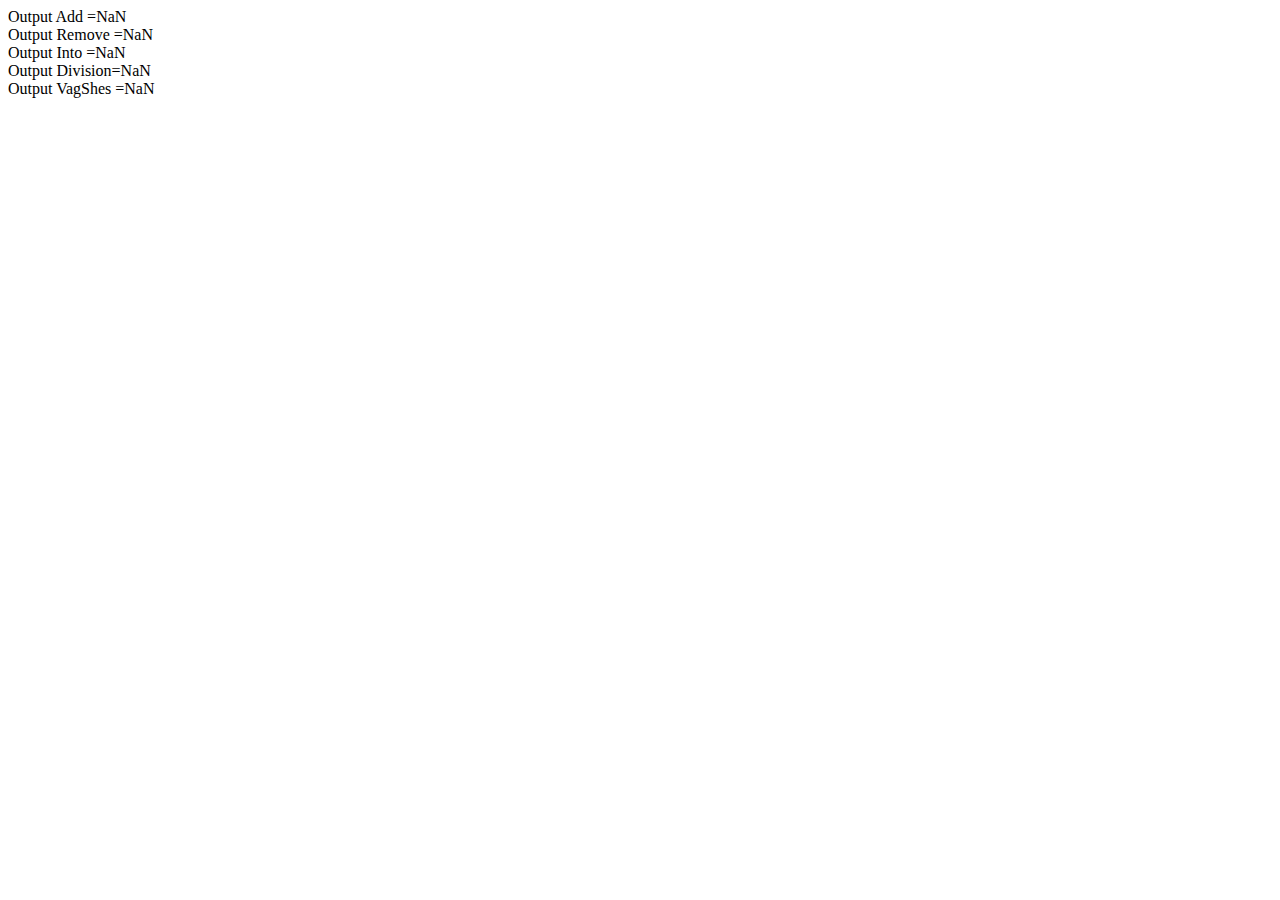
<file: Last Project/index.html>
<!DOCTYPE html>
<html lang="en">
<head>
    <meta charset="UTF-8">
    <meta name="viewport" content="width=device-width, initial-scale=1.0">
    <title>Document</title>
</head>
<body>
    



    <script src="script.js"></script>
</body>
</html>
</file>
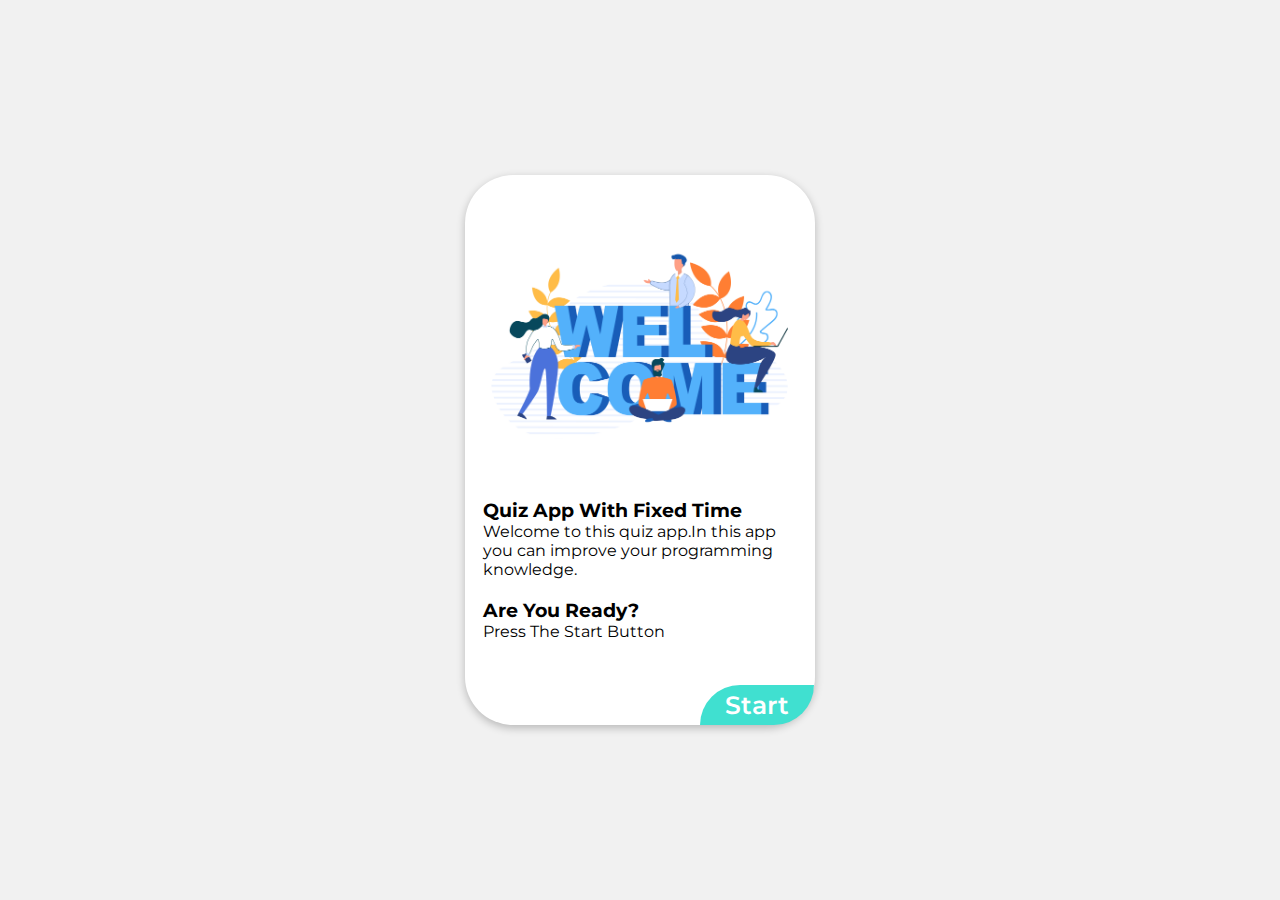
<file: Quiz app/Practice1/index.html>
<!DOCTYPE html>
 <html lang="en">
 <head>
    <meta charset="UTF-8">
    <meta name="viewport" content="width=device-width, initial-scale=1.0">
    <title>Quiz App</title>

    <link rel="preconnect" href="https://fonts.googleapis.com">
    <link rel="preconnect" href="https://fonts.gstatic.com" crossorigin>
    <link href="https://fonts.googleapis.com/css2?family=Montserrat:wght@400;700&family=Poppins:ital,wght@0,100;0,200;0,300;0,400;0,500;0,600;1,200;1,300&display=swap" rel="stylesheet">
   
    <link rel="stylesheet" href="style.css">
     
    <!-- cdn  -->
    <link rel="stylesheet" href="https://cdnjs.cloudflare.com/ajax/libs/font-awesome/6.4.2/css/all.min.css" integrity="sha512-z3gLpd7yknf1YoNbCzqRKc4qyor8gaKU1qmn+CShxbuBusANI9QpRohGBreCFkKxLhei6S9CQXFEbbKuqLg0DA==" crossorigin="anonymous" referrerpolicy="no-referrer" />
 
</head>
 <body>

        <!-- ====== First page ======= -->
    <div class="myQuizApp">
        <div class="homeImg">
            <img src="Images/4207.jpg" alt="">
        </div>
        <div class="homeText">
            <h3>Quiz App With Fixed Time</h3>
            <p>Welcome to this quiz app.In this app you can improve your programming knowledge. </p>
        
            <h3>Are You Ready?</h3>
             <p>Press The Start Button</p>
        
        </div>
        <div class="homeBtn">
            <button>Start</button>
        </div>

    </div>




    <!--=== =====Second page======= -->
    
    <div class="rulesBox">
        <div class="rulesTitle ">There Are Some Rules Of This Quiz</div>
        <div class="rulesList">
            <ol>
                <li>1. you will have only <span style="color: blue;">15 seconds</span> for per each question.</li>
                <li>2. once you select your answer, it can't be undone.</li>
                <li>3. you can't select any option once time goes off.</li>
                <li>4. you can't exit from the quiz while you're playing.</li>
                <li>5. you get points on the basis of your correct answers.</li>
            </ol>
        </div>

        <div class="buttons">
            <button class="exitButton">Exit Quiz</button>
            <button class="continueButton">Continue</button>
        </div>
    </div>


<!-- ===============   3rd page   ============  -->

<div class="questions">

    <header class="questionHeader">
        <div class="title">Start Exam</div>
        
          <div class="timeCount">
            <div class="timeLeft">Time Left</div>
            <div class="seconds">15</div>
          </div>
        <div class="timeLines"></div>
        </header>
      
    <div class="questionSection">
       <div class="text">
        <!-- <span>1. What Does HTML Stand For?</span> -->
    </div>
       <div class="myOptions">

          <!-- <div class="options">
            <span>Hyper Text Multiple Language</span>
            <i class="fa-regular fa-circle-xmark"></i>
          </div>
          <div class="options">
            <span>Hyper Text Markup Language</span>
            <i class="fa-regular fa-circle-check"></i> 
          </div>
          <div class="options">
            <span>Hyper Text Multi Language</span>
            <i class="fa-regular fa-circle-xmark"></i>
          </div>
          <div class="options">
            <span>Hyper Text Multi-position Language</span>
            <i class="fa-regular fa-circle-xmark"></i>
          </div> -->
          
          
       </div>
    </div>
   

    <footer>
        <div class="totalQues">
            <!-- <p>1 of 5 Questions</p> -->
        </div>
        <button class="nextBtn">Next</button>
    </footer>
</div>

<div class="resultBox">
    <div class="resultImg">
        <img src="Images/4529164.jpg" alt="" srcset="">
    </div>
    <div class="completeText">
        You Have Finished This Exam 
    </div>
    <div class="scoreText">
        <span>Carry On🙂 You Got <p>0</p> Out Of <p>5</p></span>
    </div>
    <div class="buttons2">
        <button class="restart1">Replay</button>
        <button class="exit">Exit Quiz</button>
    </div>
</div>









<script src="JS/script.js"></script>
<script src="JS/question.js"></script>
 </body>
 </html>
</file>
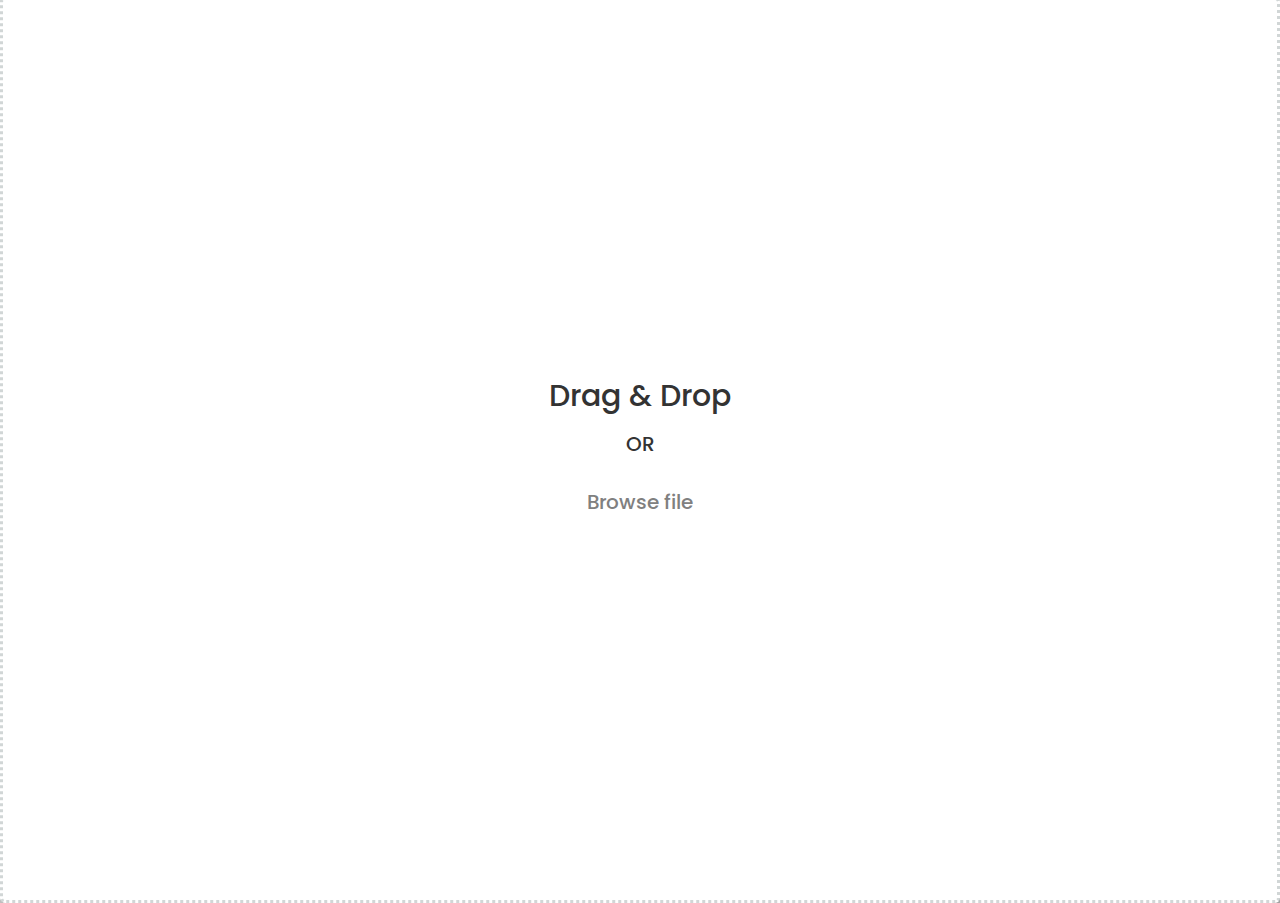
<file: Drag/practice1/Practice2/index.html>
<!DOCTYPE html>
<html lang="en">
<head>
    <meta charset="UTF-8">
    <meta name="viewport" content="width=device-width, initial-scale=1.0">

    <link rel="preconnect" href="https://fonts.googleapis.com">
<link rel="preconnect" href="https://fonts.gstatic.com" crossorigin>
<link href="https://fonts.googleapis.com/css2?family=Poppins:ital,wght@0,100;0,200;0,300;0,400;0,500;0,600;1,200;1,300&display=swap" rel="stylesheet">
    <title>Drag and Drop</title>
    <link rel="stylesheet" href="style.css">
    <link rel="stylesheet" href="https://cdnjs.cloudflare.com/ajax/libs/font-awesome/6.4.0/css/all.min.css" integrity="sha512-iecdLmaskl7CVkqkXNQ/ZH/XLlvWZOJyj7Yy7tcenmpD1ypASozpmT/E0iPtmFIB46ZmdtAc9eNBvH0H/ZpiBw==" crossorigin="anonymous" referrerpolicy="no-referrer" />
</head>

<body>
    <div class="appBody">
        <div class="icon">
            <i class="fa-solid fa-image"></i>
        </div>
        <h3>Drag & Drop</h3>
        <span>OR</span>
        <button> Browse file</button>
        <input type="file" name="" id="" hidden>
    </div> 




    <script src="script.js"></script>
</body>
</html>
</file>
<file: Quiz app/Practice1/style.css>
*{
    margin: 0;
    padding: 0;
    font-family: 'Montserrat', sans-serif;
}
body{
    background-color: #f1f1f1;
}
.myQuizApp{
width: 350px;
height: 550px;
position: absolute;
top: 50%;
left: 50%;
transform: translate(-50%, -50%);
background-color: #fff;
border-radius: 48px;
box-shadow: rgba(0, 0, 0, 0.24) 0px 3px 8px;
/* display: none; */
}


.homeImg img {
    width: 100%;
    height: 250px;
    margin-top: 50px;
}
.homeText{
 width: 90%;
 margin: auto;
}
.homeText h3 {
    margin-top: 20px;
}
.homeBtn{
    margin-top: 44px;
    width: 60%;
    margin-left: 235px !important;
}
.homeBtn button {
    font-size: 25px;
    font-weight: 600;
    background-color: turquoise;
    color: #fff;
    border: none;
    outline: none;
    padding: 5px 25px;
    cursor: pointer;
    border-radius: 57px 0px 57px 0px;
    transition: 0.2s ease-in-out;
}
.homeBtn button:hover{
background-color:slateblue;
}




 /* ============= second page =============  */
 
.rulesBox.activeInfo{
    opacity: 1;
    z-index: 5;
    pointer-events: auto;
    transform: translate(-50%,-50%) scale(1);
 }

.rulesBox{
    width: 350px;
    height: 550px;
    position: absolute;
    top: 50%;
    left: 50%;
    transform: translate(-50%, -50%);
    background-color: #fff;
    border-radius: 48px;
    box-shadow: rgba(0, 0, 0, 0.24) 0px 3px 8px;
    
    opacity: 0;
    pointer-events: none;
}
.rulesTitle{
    text-align: center;
    font-size: 22px;
    font-weight: 600;
    border-bottom: 2px solid lightblue;
    padding: 10px;
}
.rulesList{
    width: 80%;
    margin: auto;
}
ol li {
    font-size: 18px;
    font-weight: 500;
    padding: 12px 10px;
}
.buttons button{
    font-size: 20px;
    font-weight: 600;
    background-color: turquoise;
    color: #fff;
    border: none;
    outline: none;
    padding: 10px 25px;
    cursor: pointer;
    transition: 0.2s ease-in-out;
    margin-top: 47px;

    
}
.exitButton{
    border-radius: 0px 57px 0px 57px;
}
.exitButton:hover{
    background-color: rgb(155, 38, 18);
    
}
.continueButton{
    border-radius: 57px 0px 57px 0px;
    margin-left: 56px;
}
.continueButton:hover{
background-color:slateblue;

}


/* ======== 3rd page ===========  */

.questions.activeInfo2{
    opacity: 1;
    z-index: 5;
    pointer-events: auto;
    transform: translate(-50%, -50%) scale(1);
}

.questions{
    width: 350px;
    height: 550px;
    position: absolute;
    top: 50%;
    left: 50%;
    transform: translate(-50%, -50%);
    background-color: #fff;
    border-radius: 40px;
    box-shadow: rgba(0, 0, 0, 0.24) 0px 3px 8px;

    opacity: 0;
    pointer-events: none;

}
.questionHeader{
     position: relative;
     z-index: 2;
     /* background-color: aqua; */
     height: 80px;
     border-radius: 40px;
     align-items: center;
     justify-content: space-between;
     display: flex;
     padding: 0 30px;
}
.questionHeader .title {
    font-size: 20px;
    font-weight: 600;
}
.timeCount{
    height: 25px;
    width: 130px;
    color: #004085;
    background-color: #cce5ff;
    display: flex;
    justify-content: space-between;
    align-items: center;
    border-radius: 5px;
    border: 1px solid #b8daff;
    padding-left: 5px;
}
.seconds{
    font-size: 18px;
    font-weight: 500;
    height: 26px;
    width: 45px;
    color: #fff;
    background-color: #343a40;
    border: 1px solid #343a40;
    text-align: center;
    line-height: 30px;
    border-radius: 5px;
    user-select: none;
}
.timeLine{
    position: absolute;
    bottom: 0px;
    left: 0px;
    height: 3px;
    background-color: #007bff;

}
.questionSection{
    padding: 25px 30px 20px 30px;
}
.text{
   font-size: 25px;
   font-weight: 600;
   color:#007bff;  
}
.myOptions{
    padding: 20px 0px;
    display: block;
}
.options{
    background-color: aliceblue;
    border: 1px solid #84c5fe;
    border-radius: 5px;
    padding: 8px 15px;
    font-size: 15px;
    display: flex;
    align-items: center;
    justify-content: space-between;
    transition: all 0.3s ease;
    cursor: pointer;
    margin-bottom: 12px;
}
.options:hover{
    color: #004085;
    background-color: #b8daff;
    border: 1px solid #b8daff;
}
footer{
    margin-top: 54px;
    height: 74px;
    display: flex;
    justify-content: space-between;
    border: 1px solid lightgrey;
    align-items: center;
    border-radius: 0px 0px 35px 35px;
}
.totalQues{
    padding-bottom: 10px;
    padding-left: 30px;
}
footer button{
    font-size: 20px;
    font-weight: 600;
    border-radius: 57px 0px 57px 0px;
    padding: 6px 25px;

    outline: none;
    border: none;
    cursor: pointer;
    transition: all 0.3s ease;
    margin-top: 40px;
    background-color: turquoise;
    color: #fff;
    box-shadow: rgb(0 0 0 / 10%) 0px 10px 50px;

    display: none;
    /* margin-top: 80px; */
}
footer .nextBtn:hover{
    background-color:slateblue;

}
.options.correct{
  color: #155724;
  background-color: #a6e6b8;
  border: 1px solid #c3e6cb;
}
.options.incorrect{
    color: #721c24;
    background-color: #eea7a7;
    border: 1px solid #f5c6cb;
  }
.options.disabled{
    pointer-events: none;
}

.questions header .timeLines{
  position: absolute;
  bottom: 0px;
  left: 0px;
  height: 4px;
  /* width: 50%; */
  background-color: #007bff;
}

.resultBox{
   height: 580px;
   width: 320px;
   position: absolute;
   top: 50%;
   left: 50%;
   display: flex;
   background-color: #fff;
   border-radius: 45px;
   align-items: center;
   flex-direction: column;
   justify-content: center;

   transform: translate(-50%, -50%) scale(0.9);
   transition: all 0.3s ease;
   opacity: 0;
   pointer-events: none;
}
.resultImg img{
    width: 100%;
    height: 250px;
    margin-bottom: 100px;

}
.completeText{
    font-size: 20px;
    font-weight: 500;
}
.scoreText span{
display: flex;
margin: 10px 0;
font-size: 17px;
font-weight: 500;
}

.scoreText span p{
    padding: 0 4px;
    font-weight: 600;
}

.resultBox .buttons2{
    display: flex;
    margin:  20px 0;
    
}
.resultBox .buttons2 button{
    margin: 0 10px;
    height: 45px;
    padding: 0 20px;
    font-size: 18px;
    font-weight: 500;
    cursor: pointer;
    border: none;
    outline: none;
    border-radius: 25px;
    transition: all 0.3s ease;

}
.restart1{
    background-color: #004085;

    color: #fff;

}
.exit{
    background-color:#721c24;
    color: #fff;

}
.restart1:hover{
    background-color: blueviolet;
    color: #fff;

}
.exit:hover{
    background-color: red;
    color: #fff;
}


.resultBox.activeResult{
    z-index: 5;
    opacity: 1;
    transform: translate(-50%, -50%) scale(1);
    pointer-events: auto;
}
</file>
<file: Drag/practice1/Practice2/style.css>
*{
    margin: 0;
    padding: 0;
    font-family: 'Poppins', sans-serif;
}
body{
    display: flex;
    justify-content: center;
    align-items: center;
    height: 100vh;
    background-color: #f1f1f1;

}
.appBody{
    border: 3px dotted #d1d6d6;
    width: 600px;
    height: 400px;
    background-color: #fff;
    /* box-shadow:rgba(0, 0, 0, 0.1) 0px 10px 50px; */
    /* box-shadow: 10px 10px 5px 0px rgba(0,0,0,0.75);
    -webkit-box-shadow: 10px 10px 5px 0px rgba(0,0,0,0.75);
    -moz-box-shadow: 10px 10px 5px 0px rgba(0,0,0,0.75); */

    box-shadow: 5px 9px 35px 0px rgba(0,0,0,0.73);
-webkit-box-shadow: 5px 9px 35px 0px rgba(0,0,0,0.73);
-moz-box-shadow: 5px 9px 35px 0px rgba(0,0,0,0.73);

    border-radius: 10px;
    display: flex;
    justify-content: center;
    align-items: center;
    flex-direction: column;
}
.appBody.active{
    border: 2px solid rebeccapurple;
}
.icon{
    color: rebeccapurple;
    font-size: 110px;
}
.appBody h3{
    font-size: 30px;
    font-weight: 500;
    color: #333;
}
.appBody span{
    font-size: 20px;
    color: #333;
    font-weight: 500;
    margin: 10px 0 18px 0;
}
.appBody button{
    padding: 10px;
    font-size: 20px;
    font-weight: 500;
    border: none;
    outline: none;
    background: #fff;
    color: grey;
    border-radius: 10px;
    cursor: pointer;
}
.appBody{
   height: 100%;
   width: 100%;
   border-radius: 5px;
   object-fit: cover; 
}
</file>
